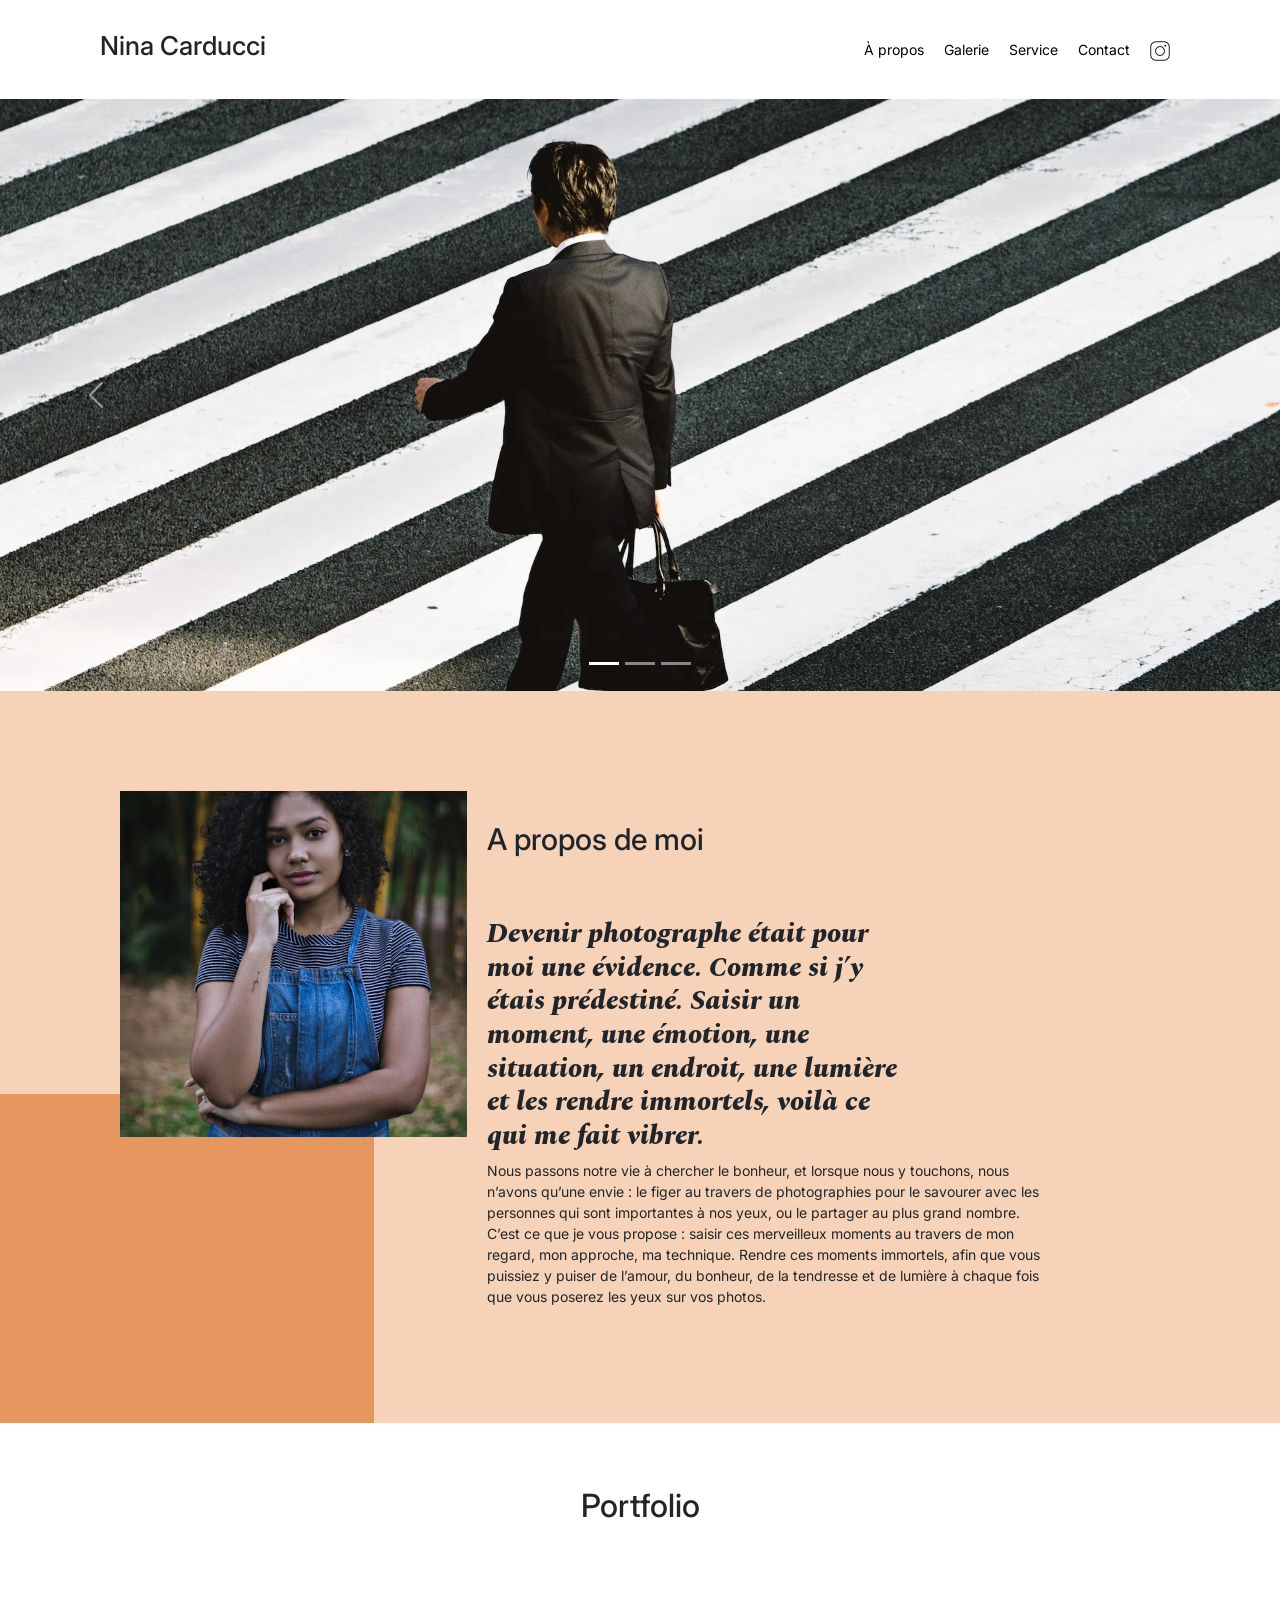
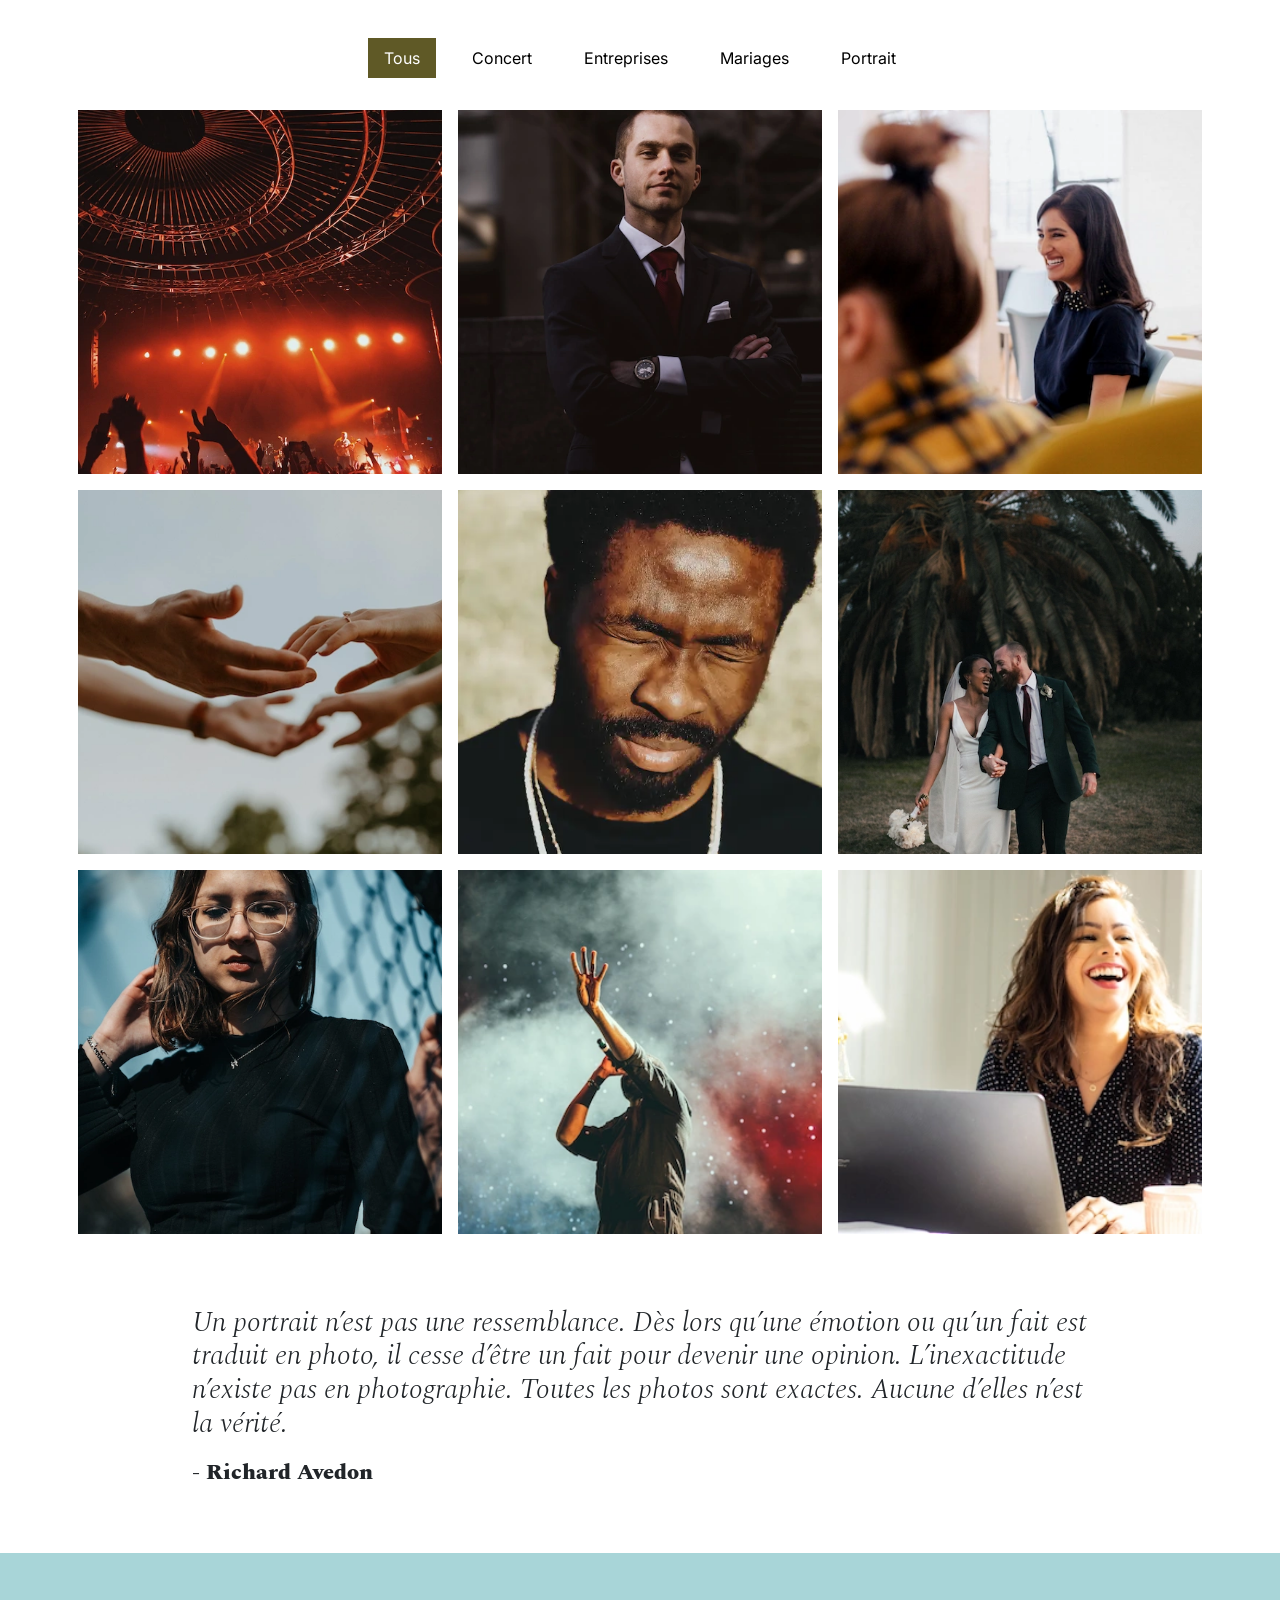
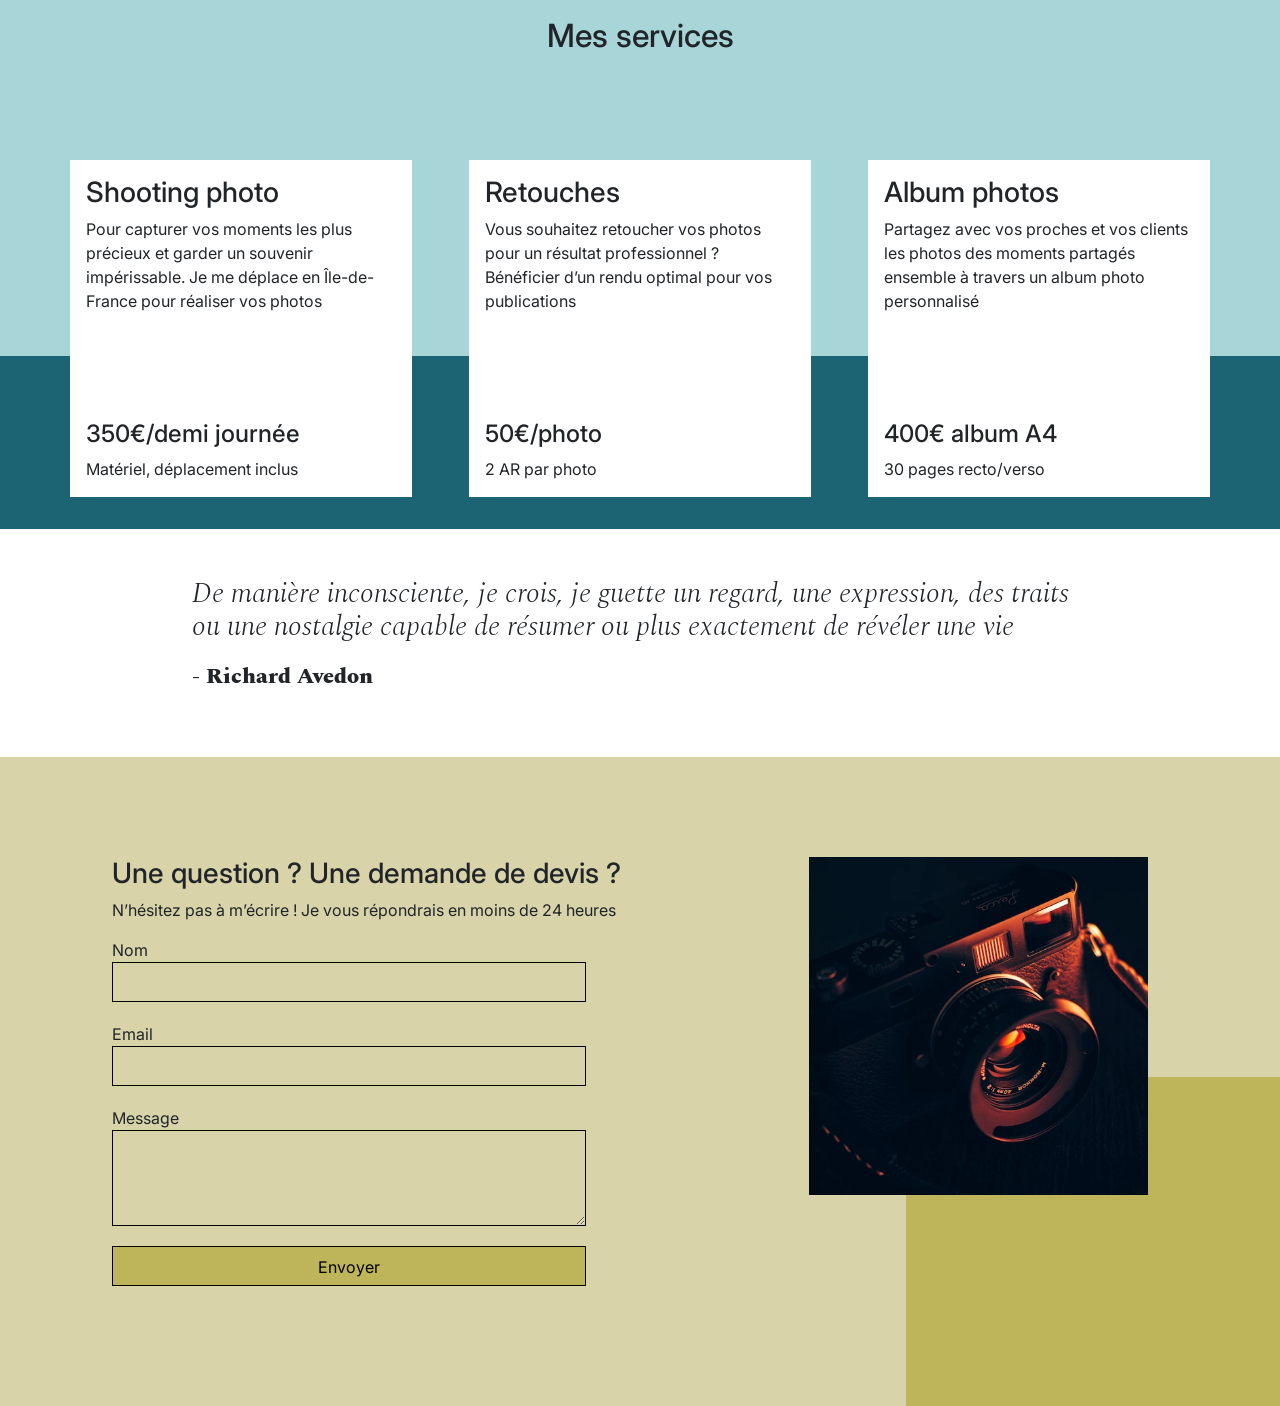
<file: index.html>
<!DOCTYPE html>
<html lang="fr">
<head>
	<meta charset="UTF-8">
	<!-- meta google search console -->
	<meta name="google-site-verification" content="fEGFwV4uez7PhHWt6Qla_MgAXcstTlbvQkwy__a_1Vw" />
	<!-- Google analytics tag (gtag.js) -->
	<script async src="https://www.googletagmanager.com/gtag/js?id=G-XKN6LD6XST"></script>
	<script>
	window.dataLayer = window.dataLayer || [];
	function gtag(){dataLayer.push(arguments);}
	gtag('js', new Date());
	gtag('config', 'G-XKN6LD6XST');
	</script>
	<!-- title and description -->
	<title>Nina Carducci - Photographe professionnel à Bordeaux</title>
	<meta name="description" content="Photographe professionnel spécialisé dans les shootings photo, 
	les mariages, les portraits, les photos d'entreprise et les albums photo. 
	Capturant des moments inoubliables et des souvenirs durables avec mon style artistique." />
	<meta name="viewport" content="width=device-width, initial-scale=1.0">
	<!-- Google robots -->
	<meta name="robots" content="all"/>
	<!-- Open Graph data -->
	<meta property="og:title" content="Nina Carducci - Photographe professionnel à Bordeaux"/>
	<meta property="og:type" content="website"/>
	<meta property="og:url" content="https://guilly-au.github.io/Projet_5-nina-carducci-SEO_optimization/"/>
	<meta property="og:image" content="https://raw.githubusercontent.com/Guilly-AU/Projet_5-nina-carducci-SEO_optimization/master/assets/images/meta/edward-cisneros-opengraph.webp"/>
	<meta property="og:description" content="Photographe professionnel spécialisé dans shootings, mariages, portraits, photos d'entreprise et albums photo. Moments inoubliables et souvenirs durables capturés avec mon style artistique."/>
	<!-- Twitter Card data -->
	<meta name="twitter:card" content="summary">
	<meta name="twitter:site" content="@ninacarducci">
	<meta name="twitter:title" content="Nina Carducci - Photographe professionnel à Bordeaux">
	<meta name="twitter:description" content="Photographe professionnel spécialisé dans shootings, mariages, portraits, photos d'entreprise et albums photo. Moments inoubliables et souvenirs durables capturés avec mon style artistique.">
	<meta name="twitter:creator" content="@guillaumedamenez">
	<meta name="twitter:image" content="https://raw.githubusercontent.com/Guilly-AU/Projet_5-nina-carducci-SEO_optimization/master/assets/images/meta/edward-cisneros-opengraph.webp">
	<!-- schema.org -->
	<script type="application/ld+json">
		{
		  "@context": "https://schema.org",
		  "@type": "LocalBusiness",
		  "name": "Nina Carducci",
		  "image": "https://guilly-au.github.io/Projet_5-nina-carducci-SEO_optimization/assets/images/nina.webp",
		  "@id": "",
		  "url": "https://guilly-au.github.io/Projet_5-nina-carducci-SEO_optimization/",
		  "telephone": "05 56 67 78 89",
		  "priceRange": "50€ - 400€",
		  "address": {
			"@type": "PostalAddress",
			"streetAddress": "68 avenue Alsace-Lorraine",
			"addressLocality": "Bordeaux",
			"postalCode": "33200",
			"addressCountry": "FR"
		  },
		  "geo": {
			"@type": "GeoCoordinates",
			"latitude": 44.8465743,
			"longitude": -0.6065364999999999
		  },
		  "openingHoursSpecification": {
			"@type": "OpeningHoursSpecification",
			"dayOfWeek": [
			  "Monday",
			  "Tuesday",
			  "Wednesday",
			  "Thursday",
			  "Friday"
			],
			"opens": "10:00",
			"closes": "19:00"
		  },
		  "sameAs": [
			"",
			""
		  ] 
		}
		</script>
	<!-- preload bootstrap.min -->
	<link rel="preload" href="./assets/bootstrap/bootstrap.min.css" as="style">
	<link rel="stylesheet" href="./assets/bootstrap/bootstrap.min.css">
	<link rel="stylesheet" href="./assets/style.css">
	<link rel="preconnect" href="https://fonts.googleapis.com">
	<link rel="preconnect" href="https://fonts.gstatic.com" crossorigin>
	<link href="https://fonts.googleapis.com/css2?family=Inter&family=Spectral:ital,wght@0,400;1,300;1,400;1,800&display=swap" rel="stylesheet">
</head>
<body>
	<header class="top-header">
		<h1 class="name">Nina Carducci</h1>
		<nav class="nav">   
			<ul>
				<li><a href="#about">À propos</a></li>
				<li><a href="#gallery">Galerie</a></li>
				<li><a href="#services">Service</a></li>
				<li><a href="#contact">Contact</a></li>
				<li><a class="social-link" href="https://www.instagram.com/ninacarducci.photo/?hl=fr" target="_blank"><img src="assets/images/instagram.png" alt="Logo d'Instagram" width="40" height="40"></a></li>
			</ul>
		</nav>
	</header>
	<main>
		<article id="header">
			<section id="carouselExampleIndicators" class="carousel slide" data-bs-ride="carousel">
				<section class="carousel-indicators">
					<button type="button" data-bs-target="#carouselExampleIndicators" data-bs-slide-to="0" class="active" aria-current="true" aria-label="Slide 1"></button>
					<button type="button" data-bs-target="#carouselExampleIndicators" data-bs-slide-to="1" aria-label="Slide 2"></button>
					<button type="button" data-bs-target="#carouselExampleIndicators" data-bs-slide-to="2" aria-label="Slide 3"></button>
				</section>
				<section class="carousel-inner">
					<div class="carousel-item">
						<picture>
							<source srcset="./assets/images/slider/edward-cisneros-650w.webp" media="(max-width: 650px)">
							<source srcset="./assets/images/slider/edward-cisneros-1000w.webp" media="(max-width: 1000px)">
							<source srcset="./assets/images/slider/edward-cisneros-1920w.webp" media="(min-width: 1000px)">
							<img src="/assets/images/slider/edward-cisneros-1920w.webp" alt="Mariés qui dansent" class="img-slider" width="1920" height="888">
						</picture>	
					</div>
					<div class="carousel-item active">
						<picture>
							<source srcset="./assets/images/slider/ryoji-iwata-650w.webp" media="(max-width: 650px)">
							<source srcset="./assets/images/slider/ryoji-iwata-1000w.webp" media="(max-width: 1000px)">
							<source srcset="./assets/images/slider/ryoji-iwata-1920w.webp" media="(min-width: 1000px)">
							<img src="./assets/images/slider/ryoji-iwata-1920w.webp" alt="Un piéton qui traverse un passage clouté" class="img-slider" width="1920" height="887">
						</picture>
					</div>
					<div class="carousel-item">
						<picture>
							<source srcset="./assets/images/slider/nicholas-green-650w.webp" media="(max-width: 650px)">
							<source srcset="./assets/images/slider/nicholas-green-1000w.webp" media="(max-width: 1000px)">
							<source srcset="./assets/images/slider/nicholas-green-1920w.webp" media="(min-width: 1000px)">
							<img src="./assets/images/slider/nicholas-green-1920w.webp" alt="Une foule qui chante lors d'un concert" class="img-slider" loading="lazy" width="1920" height="887">
						</picture>
					</div>
				</section>
				<button class="carousel-control-prev" type="button" data-bs-target="#carouselExampleIndicators" data-bs-slide="prev">
					<span class="carousel-control-prev-icon" aria-hidden="true"></span>
					<span class="visually-hidden">Previous</span>
				</button>
				<button class="carousel-control-next" type="button" data-bs-target="#carouselExampleIndicators" data-bs-slide="next">
					<span class="carousel-control-next-icon" aria-hidden="true"></span>
					<span class="visually-hidden">Next</span>
				</button>
			</section>
		</article>
		<article id="about">
			<section class="picture left">
				<img src="./assets/images/nina.webp" alt="Portrait de Nina Carducci" width="500" height="499" loading="lazy">
			</section>
			<section id="about-me">
				<h2 class="about-me__title">A propos de moi</h2>
				<h3 class="about-me__introduction">Devenir photographe était pour moi une évidence. Comme si j’y étais prédestiné. Saisir un moment, une émotion, une situation, un endroit, une lumière et les rendre immortels, voilà ce qui me fait vibrer.</h6>
				<p>Nous passons notre vie à chercher le bonheur, et lorsque nous y touchons, nous n’avons qu’une envie : le figer au travers de photographies pour le savourer avec les personnes qui sont importantes à nos yeux, ou le partager au plus grand nombre.
					C’est ce que je vous propose : saisir ces merveilleux moments au travers de mon regard, mon approche, ma technique. Rendre ces moments immortels, afin que vous puissiez y puiser de l’amour, du bonheur, de la tendresse et de lumière à chaque fois que vous poserez les yeux sur vos photos.</p>
			</section>
		</article>
		<article id="gallery">
			<h2 class="title">Portfolio</h2>
			<section class="container py-3">
				<div class="gallery" style="display: none">
					<img data-gallery-tag="Concert" class="gallery-item" alt="Une vue de la foule lors d'un concert" loading="lazy" src="./assets/images/gallery/concerts/aaron-paul.webp"/>
					<img data-gallery-tag="Entreprises" class="gallery-item" alt="Portrait d'un homme en costume" loading="lazy" src="./assets/images/gallery/entreprise/ali-morshedlou.webp"/>
					<img data-gallery-tag="Entreprises" class="gallery-item" alt="Vue de face de deux femmes souriante" loading="lazy" src="./assets/images/gallery/entreprise/jason-goodman.webp"/>
					<img data-gallery-tag="Mariages" class="gallery-item" alt="Deux mains se touchant avec une alliance" loading="lazy" src="./assets/images/gallery/mariage/hannah-busing.webp"/>
					<img data-gallery-tag="Portrait" class="gallery-item" alt="Visage d'un homme triste fermant les yeux" loading="lazy" src="./assets/images/gallery/portraits/ade-tunji.webp"/>
					<img data-gallery-tag="Mariages" class="gallery-item" alt="Photo d'un couple de jeunes mariés marchant en se regardant en souriant" loading="lazy" src="./assets/images/gallery/mariage/jakob-owens.webp"/>
					<img data-gallery-tag="Portrait" class="gallery-item" alt="Profil d'une jeune femme près d'une clôture" loading="lazy" src="./assets/images/gallery/portraits/nino-van-prattenburg.webp"/>
					<img data-gallery-tag="Concert" class="gallery-item" alt="Un chanteur en live avec un bras en l'air" loading="lazy" src="./assets/images/gallery/concerts/austin-neill.webp"/>
					<img data-gallery-tag="Entreprises" class="gallery-item" alt="Employée devant son ordinateur portable souriante" loading="lazy" src="./assets/images/gallery/entreprise/mateus-campos-felipe.webp"/>
				</div>
			</section>
			<div class="quote">
				<figure>
					<blockquote>
						<h3 class="quote__text">Un portrait n’est pas une ressemblance. Dès lors qu’une émotion ou qu’un fait est traduit en photo, il cesse d’être un fait pour devenir une opinion. L’inexactitude n’existe pas en photographie. Toutes les photos sont exactes. Aucune d’elles n’est la vérité.</h3>
					</blockquote>
					<cite class="quote__author">- Richard Avedon</cite>
				</figure>
			</div>
		</article>
		<article id="services">
			<h2 class="title">Mes services</h2>
			<section class="container">
				<aside class="service">
					<div class="service__description">
						<h3>Shooting photo</h3>
						<p>Pour capturer vos moments les plus précieux et garder un souvenir impérissable. Je me déplace en Île-de-France pour réaliser vos photos</p>
					</div>
					<div class="service__price">
						<h4>350€/demi journée</h4>
						<span>Matériel, déplacement inclus</span>
					</div>
				</aside>
				<aside class="service">
					<div class="service__description">
						<h3>Retouches</h3>
						<p>Vous souhaitez retoucher vos photos pour un résultat professionnel ? Bénéficier d’un rendu optimal pour vos publications</p>
					</div>
					<div class="service__price">
						<h4>50€/photo</h4>
						<span>2 AR par photo</span>
					</div>
				</aside>
				<aside class="service">
					<div class="service__description">
						<h3>Album photos</h3>
						<p>Partagez avec vos proches et vos clients les photos des moments partagés ensemble à travers un album photo personnalisé</p>
					</div>
					<div class="service__price">
						<h4>400€ album A4</h4>
						<span>30 pages recto/verso</span>
					</div>
				</aside>
			</section>
		</article>
		<article class="quote">
			<figure>
				<blockquote>
					<h3 class="quote__text">De manière inconsciente, je crois, je guette un regard, une expression, des traits ou une nostalgie capable de résumer ou plus exactement de révéler une vie</h3>
				</blockquote>
				<cite class="quote__author">- Richard Avedon</cite>
			</figure>
		</article>
	</main>
	<footer id="contact">
		<article class="container">
			<section class="form-container">
				<h3>Une question ? Une demande de devis ?</h3>
				<p> N’hésitez pas à m’écrire ! Je vous répondrais en moins de 24 heures</p>
				<form action="" method="post">
					<label for="nom">Nom</label>
					<input type="text" name="nom" id="nom">
					<label for="email">Email</label>
					<input type="email" name="email" id="email">
					<label for="message">Message</label>
					<textarea name="message" id="message" cols="30" rows="10"></textarea>
					<input type="submit" value="Envoyer"/>
				</form>
			</section>
			<div class="picture right">
				<img src="./assets/images/camera.webp" alt="Image d'un appareil photo reflex" width="500" height="499" loading="lazy">
			</div>
		</article>
	</footer>
	<script src="./assets/bootstrap/bootstrap.bundle.min.js" defer></script>
	<script src="https://code.jquery.com/jquery-3.4.1.min.js" integrity="sha256-CSXorXvZcTkaix6Yvo6HppcZGetbYMGWSFlBw8HfCJo=" crossorigin="anonymous"></script>
	<script src="./assets/maugallery.js" defer></script>
	<script src="./assets/scripts.js" defer></script>
</body>
</html>
</file>
<file: assets/style.css>
body {
	max-width: 1920px;
	margin: auto;
}
* {
	font-family: 'Inter';
	font-style: normal;
}
.top-header {
	background-color: white;
	position: sticky;
	top:0;
	z-index: 1000;
	display: flex;
	justify-content: space-between;
	padding-inline: 100px;
	padding-block: 30px;
	align-items: center;
}

.top-header .name {
	font-size: 26px;
}

.nav ul {
	display: flex;
	list-style-type: none;
	font-size: 14px;
	margin-bottom: 0;
}

.nav li {
	padding-inline: 10px;
}

.nav a {
	text-decoration: none;
	color: #000
}

.social-link img {
	width: 20px;
	height: auto;
}

#about {
	display: flex;
	background-color: #F6D2B8;
	padding-inline: 100px;
	padding-block: 100px;
	position: relative;
}

.picture.left::before {
	content: ' ';
	background-color: #E5975F;
	width: 374px;
	height: 329px;
	position: absolute;
	bottom: 0;
	left: 0;
	z-index: -1;
}

.picture {
	flex: 1;
	margin: 0 20px;
	z-index: 0;
}

.picture img, .img-slider {
	height: auto;
	width: 100%;
}

#about-me {
	flex: 2
}
.about-me__title {
	margin-top: 1em;
	margin-bottom: 60px;
	font-size: 30px;
}
.about-me__introduction {
	font-family: 'Spectral';
	font-weight: 800;
	font-style: italic;
	width: 60%;
}
#about-me p {
	width: 80%;
	font-size: 14px;
}

.title{
	text-align: center;
	padding-block: 2em;
}
.gallery .nav {
	justify-content: center;
}
.nav-pills .nav-link.active-tag, .nav-pills .show > .nav-link {
	color: #fff;
	background-color: #5F5926;
	border-radius:0 ;
}

.nav-link:hover {
	cursor: pointer;
}

.nav-pills .nav-link {
	color: #000
}
.item-column {
	position: relative;
	margin-bottom: 0 !important;
	padding: 0;
}
.item-column::after{
	content: "";
	display: block;
	padding-bottom: 100%;

}
.gallery-item {
	position: absolute;
	width: 100%;
	height: 100%;
	object-fit: cover;
	padding: .5em;
}
.mg-prev, .mg-next {
	width: 30px;
	height: 30px;
	border-radius: 00%;
	justify-content: center;
	align-items: center;
	display: flex;
	font-size: 24px;
}

.quote {
	font-family: 'Spectral';
	font-style: italic;
	width: 70%;
	margin: auto;
	padding-block: 3em;
}
.quote__text {
	font-family: Spectral;
	font-style: italic;
	font-weight: 300;

}
.quote__author {
	font-family: Spectral;
	font-weight: 800;
	font-size: 22px;
}

#services {
	margin: auto;
	background-color: #A8D5D8 ;
	position: relative;
}
#services .container::before{
	content: ' ';
	background-color: #1C6474;
	position: absolute;
	width: 100%;
	height: 30%;
	bottom: 0;
	left: 0;
	z-index: 0;
}

#services .container {
	justify-content: space-between;
	display: flex;
	padding : 2em 0;

}

.service {
	background-color: white;
	max-width: 390px;
	width: 30%;
	height: 337px;
	padding: 1em;
	display: flex;
	flex-direction: column;
	justify-content: space-between;
	z-index: 1;
}

#contact {
	margin: auto;
	background-color: #D8D3A8 ;
	position: relative;
	padding-inline: 100px;
	padding-block: 100px;
}

#contact .container {
	display: flex;
}
.picture.right::before {
	content: ' ';
	background-color: #BEB45A;
	width: 374px;
	height: 329px;
	position: absolute;
	bottom: 0;
	right: 0;
	z-index: -1;
}
.form-container {
	flex : 2;

}
form {
	display: flex;
	flex-direction: column;
	width: 70%;
	align-items: flex-start;
}

form input {
	width: 100%;
	background-color: transparent;
	border: solid 1px;
	height: 2.5em;
	margin-bottom: 20px;
}

form textarea {
	width: 100%;
	background-color: transparent;
	border: solid 1px;
	height: 5em;
	line-height: 2.5em;
	font-size: 1.2em;
	margin-bottom: 20px;
}
input[type="submit"] {
	background-color: #BEB45A;
	padding: .5em 1em
}

@media all and (max-width: 1180px) {
	.picture {
		flex : 2;
	}
	#about, #contact .container {
		align-items: center;
	}
	.about-me__title {
		margin-top: 0;
		margin-bottom: 1em;
	}
	#about-me h6, #about-me p {
		width: 100%;
	}
}

@media all and (max-width: 1000px) {
	#about{
		flex-direction: column;

	}
	.picture {
		width: 50%;
	}
	.picture.left::before {
		width: 100%;
		height: 30%;
		position: absolute;
		bottom: auto;
		top: 0;
		left: 0;
		z-index: -1;
	}
	.about-me__title{
		text-align: center;
		margin-top: 1em;
	}
	#services .container {
		flex-direction: column;
	}
	.service {
		width: 100%;
		max-width: 100%;
		height: auto;
		margin: 2em 0
	}
	.service__description{
		margin-bottom: 1em;
	}

	#services .container::before{
		width: 30%;
		height: 100%;
		bottom: 0;
		right: 0;
		left: auto;
		z-index: 0;
	}

	#contact .container {
		flex-direction: column;
	}
	#contact .picture.right {
		margin-top: 1em;
	}
	.picture.right::before {
		width: 100%;
		height: 30%;
		position: absolute;
		bottom: 0;
		right: 0;
		z-index: -1;
	}
}

@media all and (max-width: 650px) {
	.top-header {
		flex-direction: column;
		padding-inline: 0;
	}
	.top-header .nav, .top-header .nav ul {
		width: 100%;
		padding: 0 0 0 0;
	}
	.top-header .nav li {
		flex: 1;
		padding-block: 1em;
		text-align: center;
	}
	.picture.left::before, .picture.right::before {
		height: 150px;
	}
	#services .container {
		align-items: center;
	}
	.service {
		max-width: 90%;
	}
	#about, #contact {
		padding-inline: 2em;
		padding-block: 2em;
	}
	form {
		width: 100%;
	}
	.picture {
		width: 80%;
	}
}
</file>
